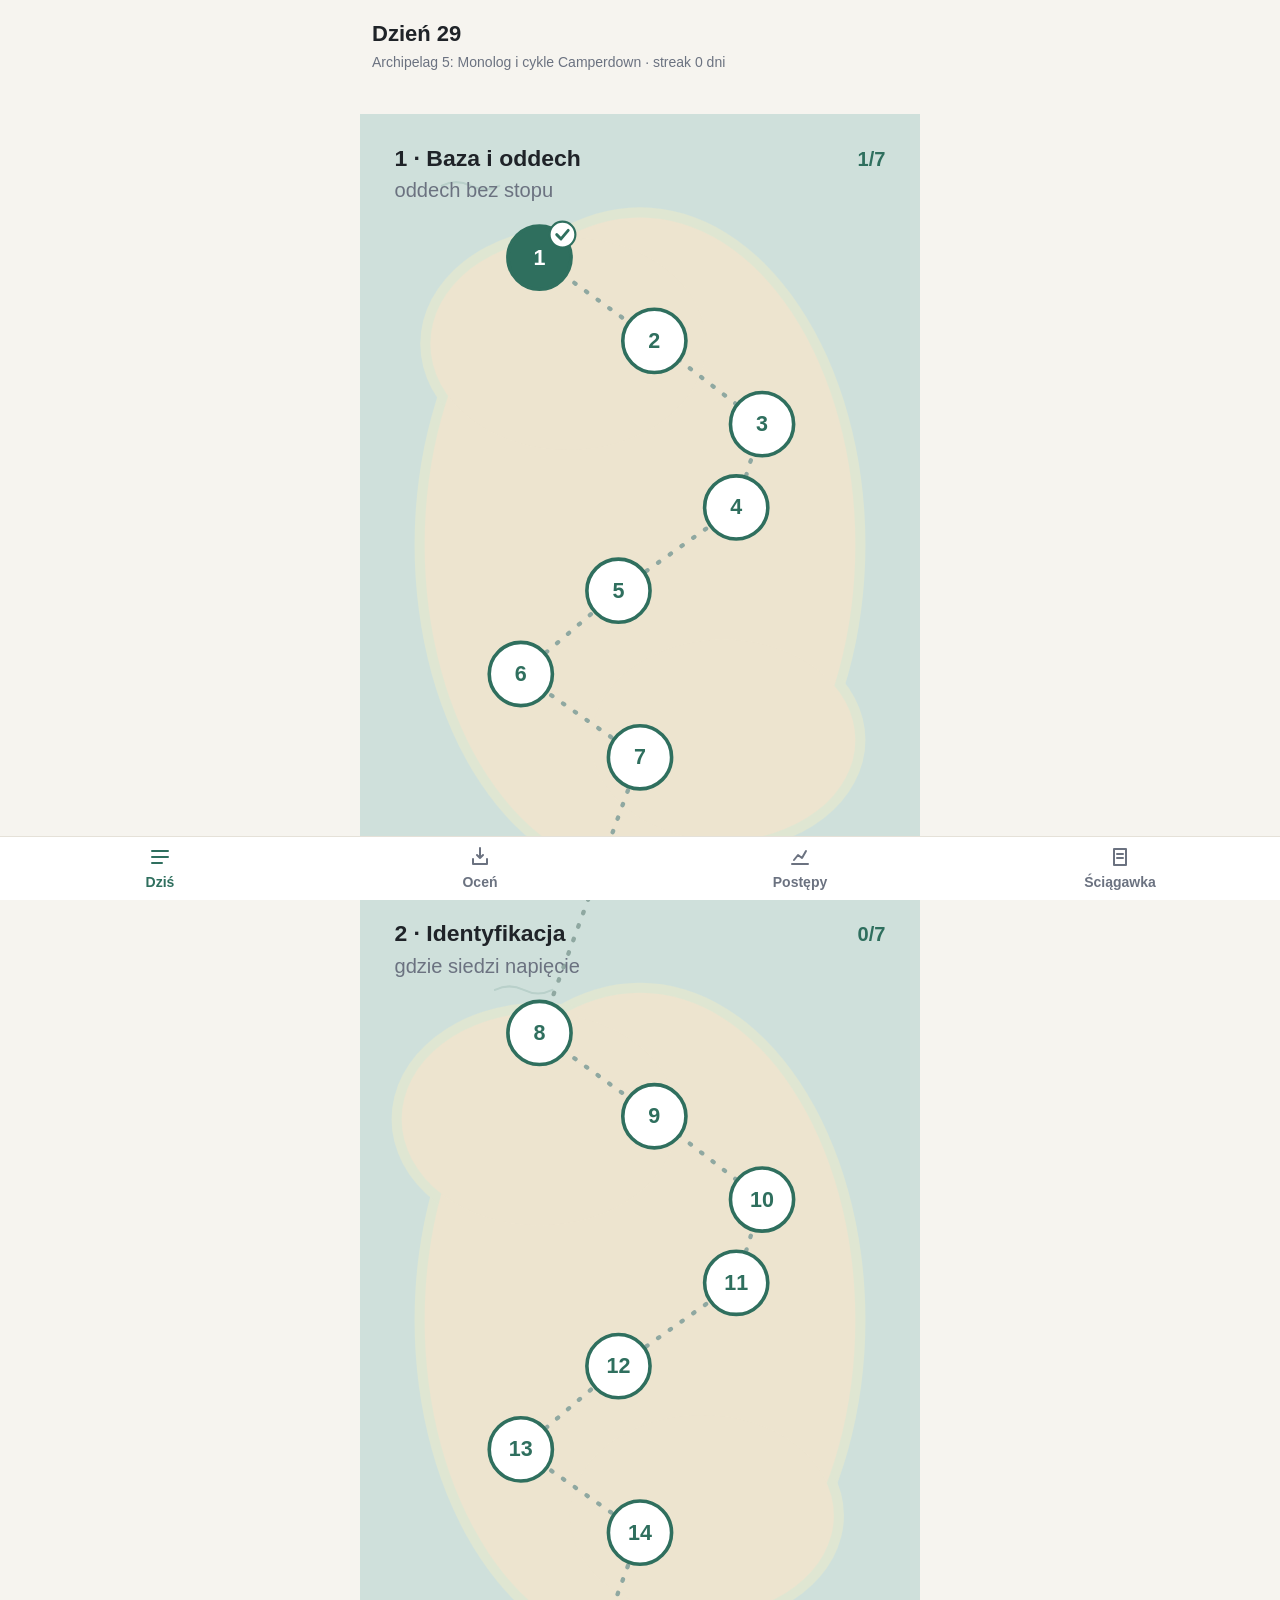
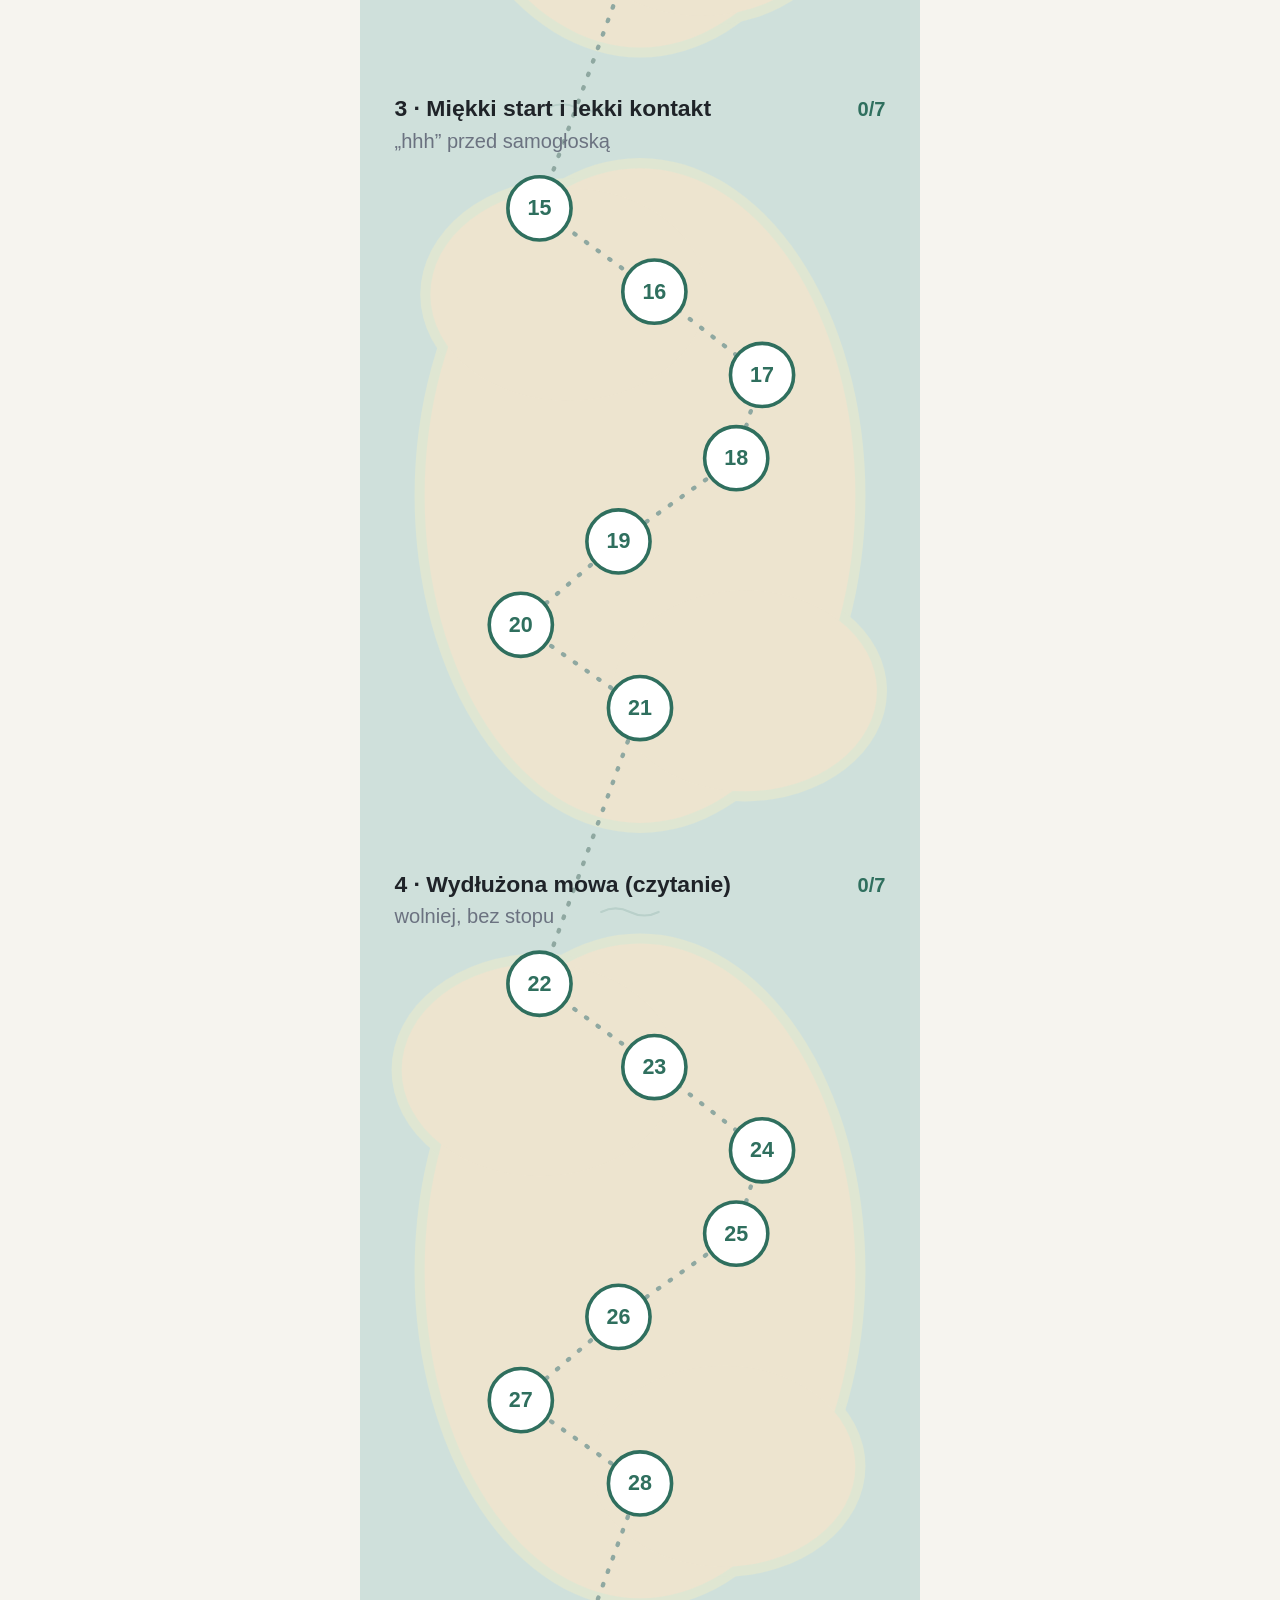
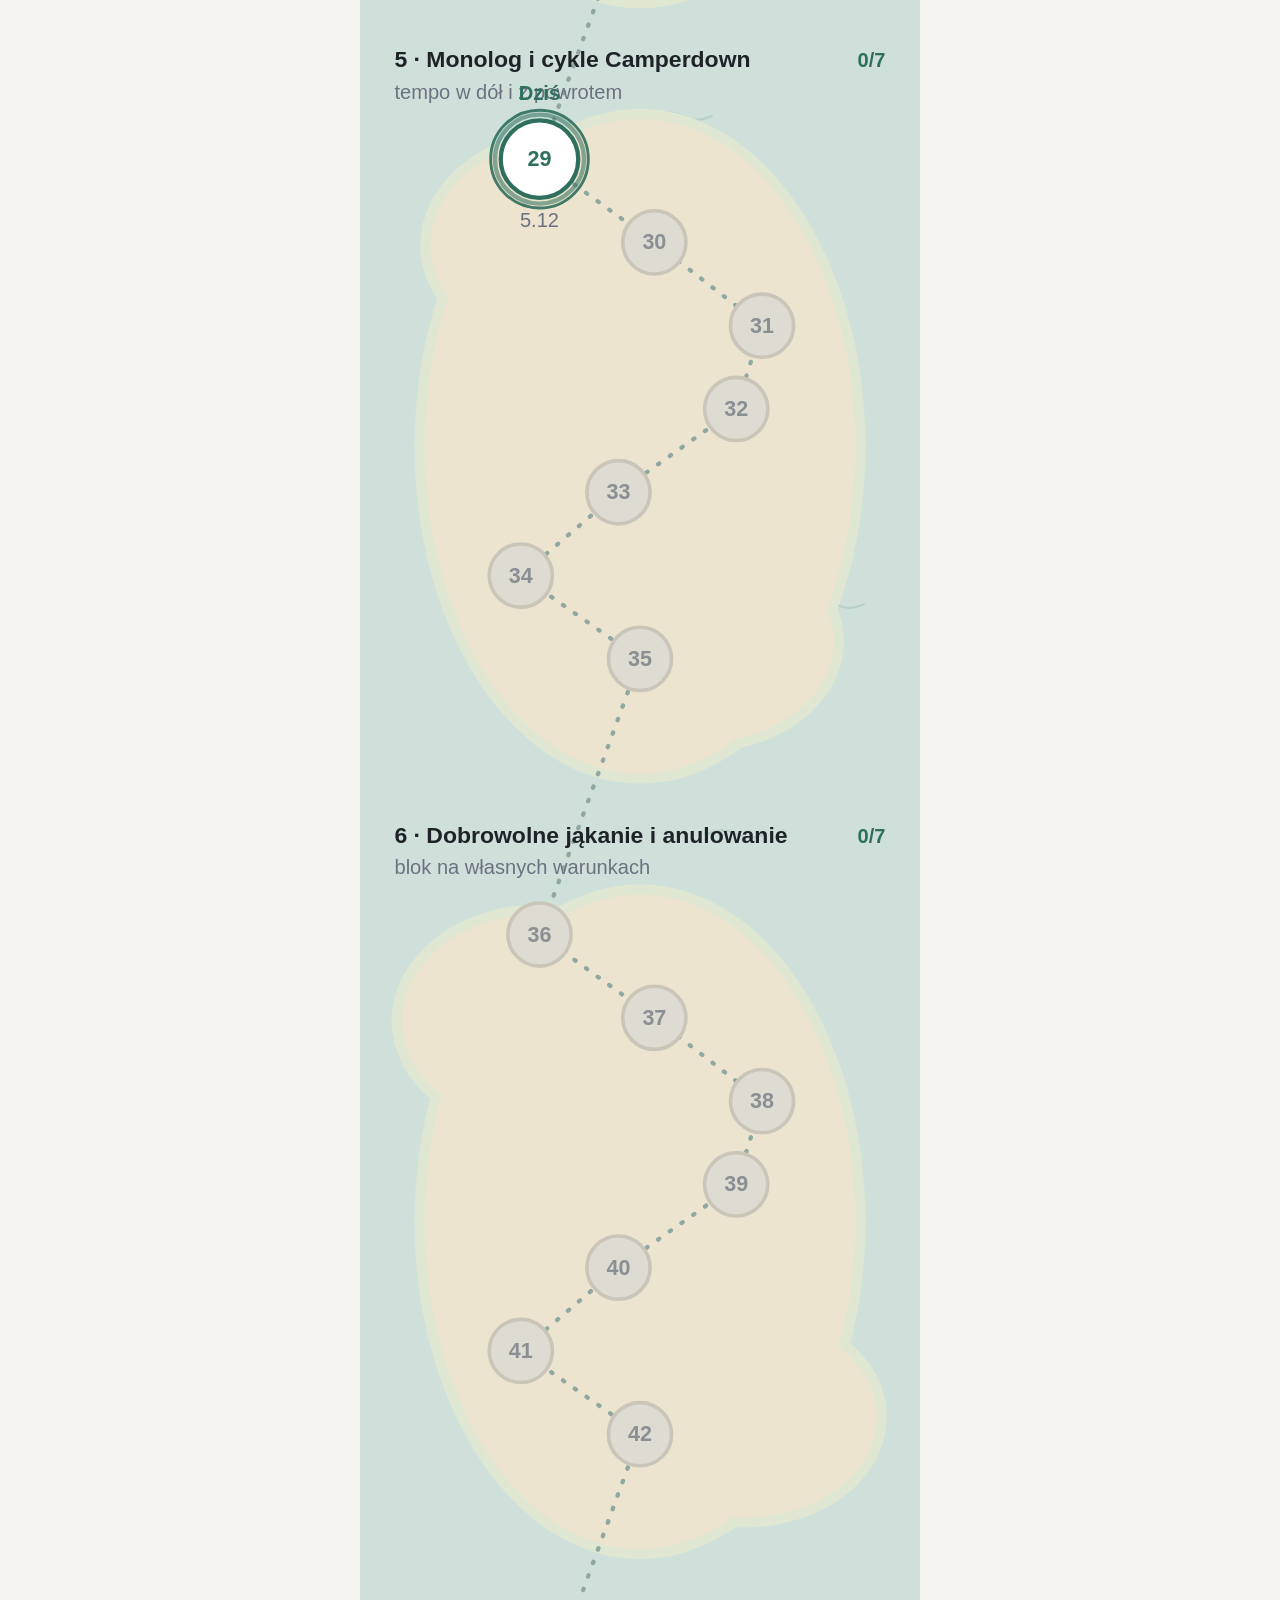
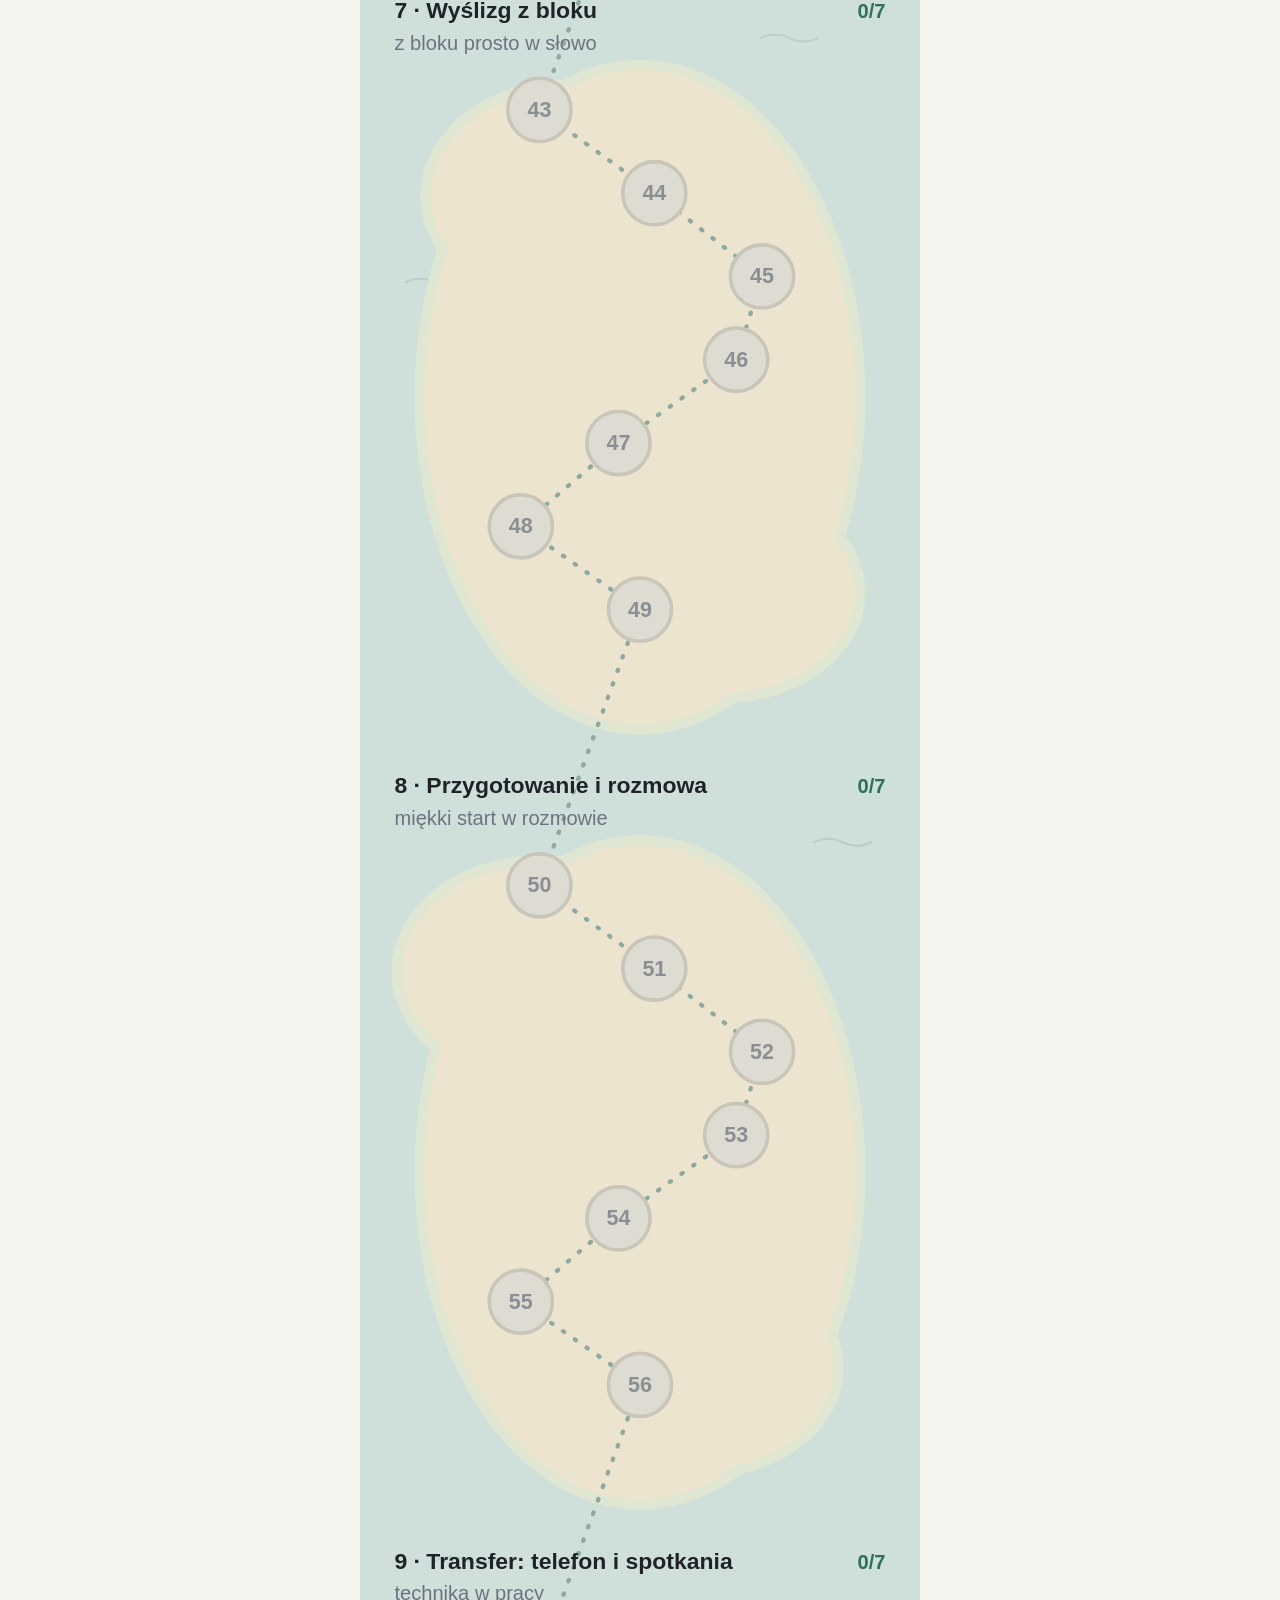
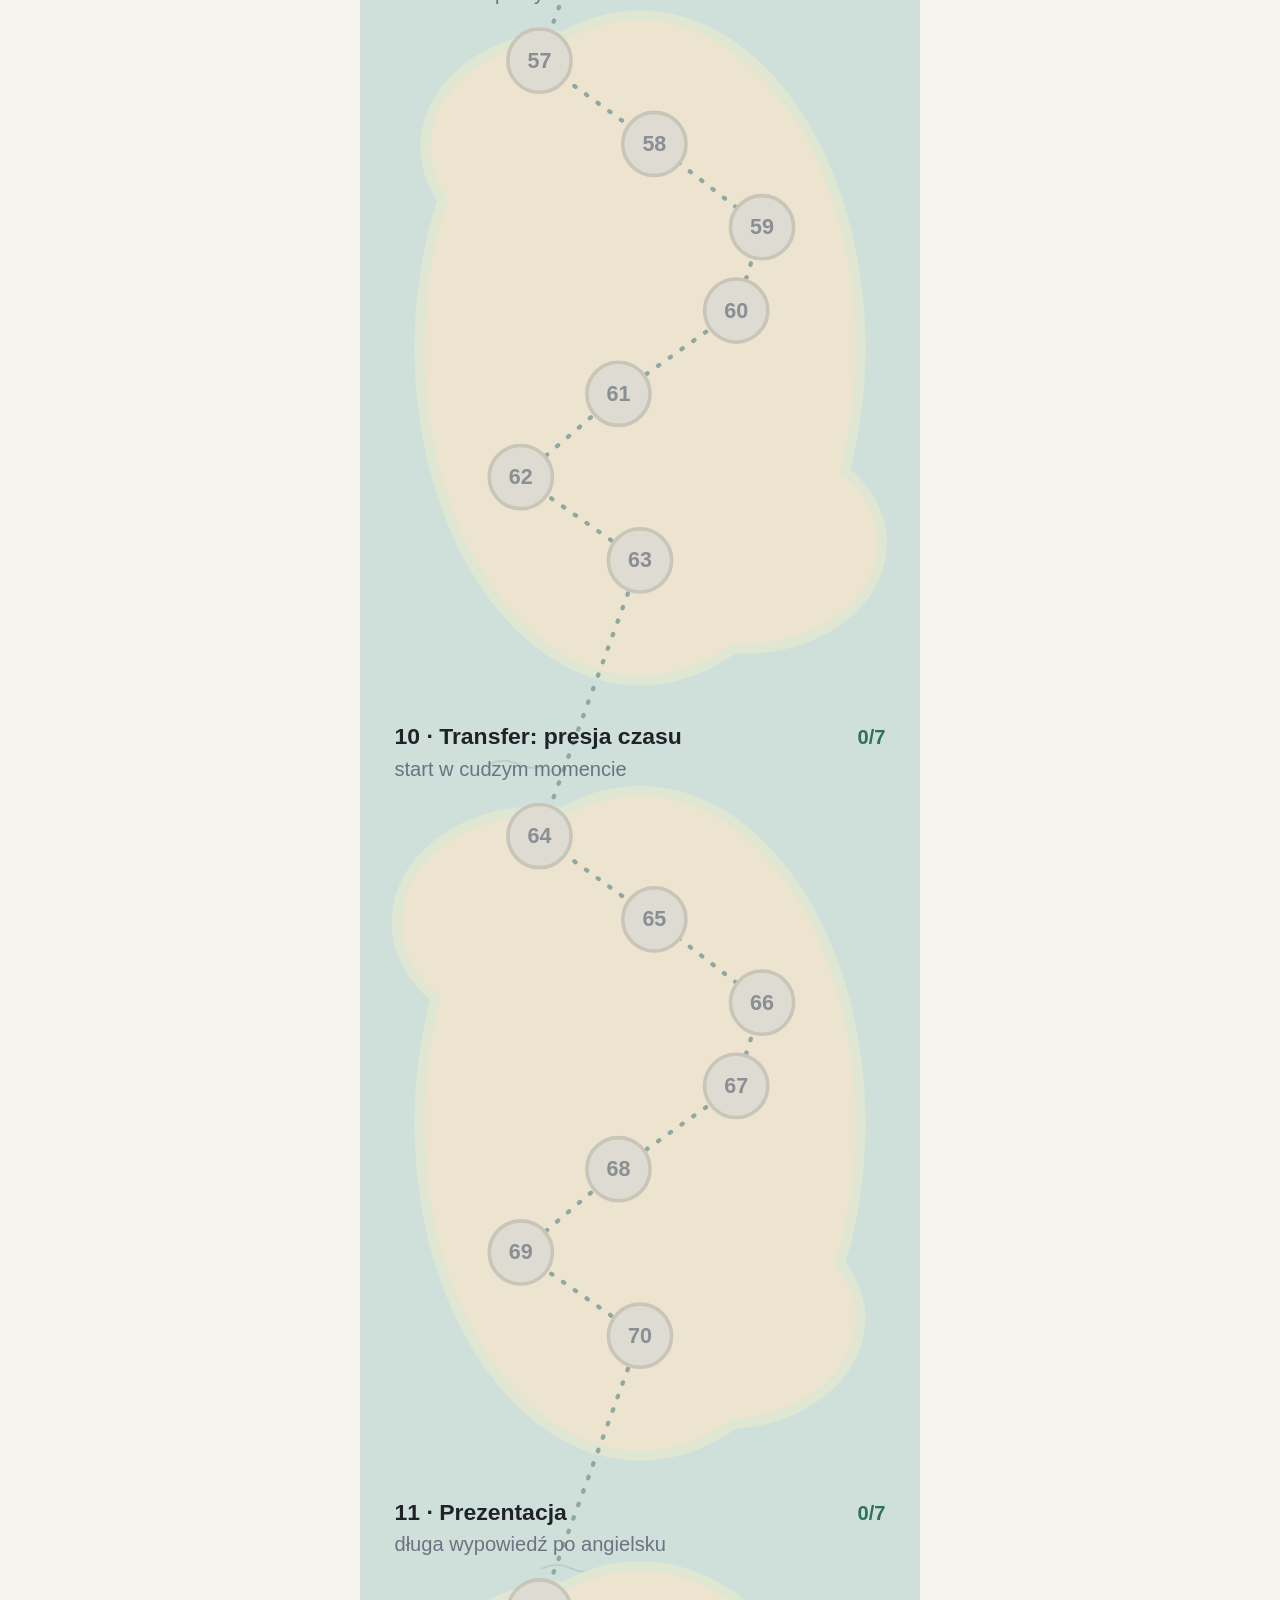
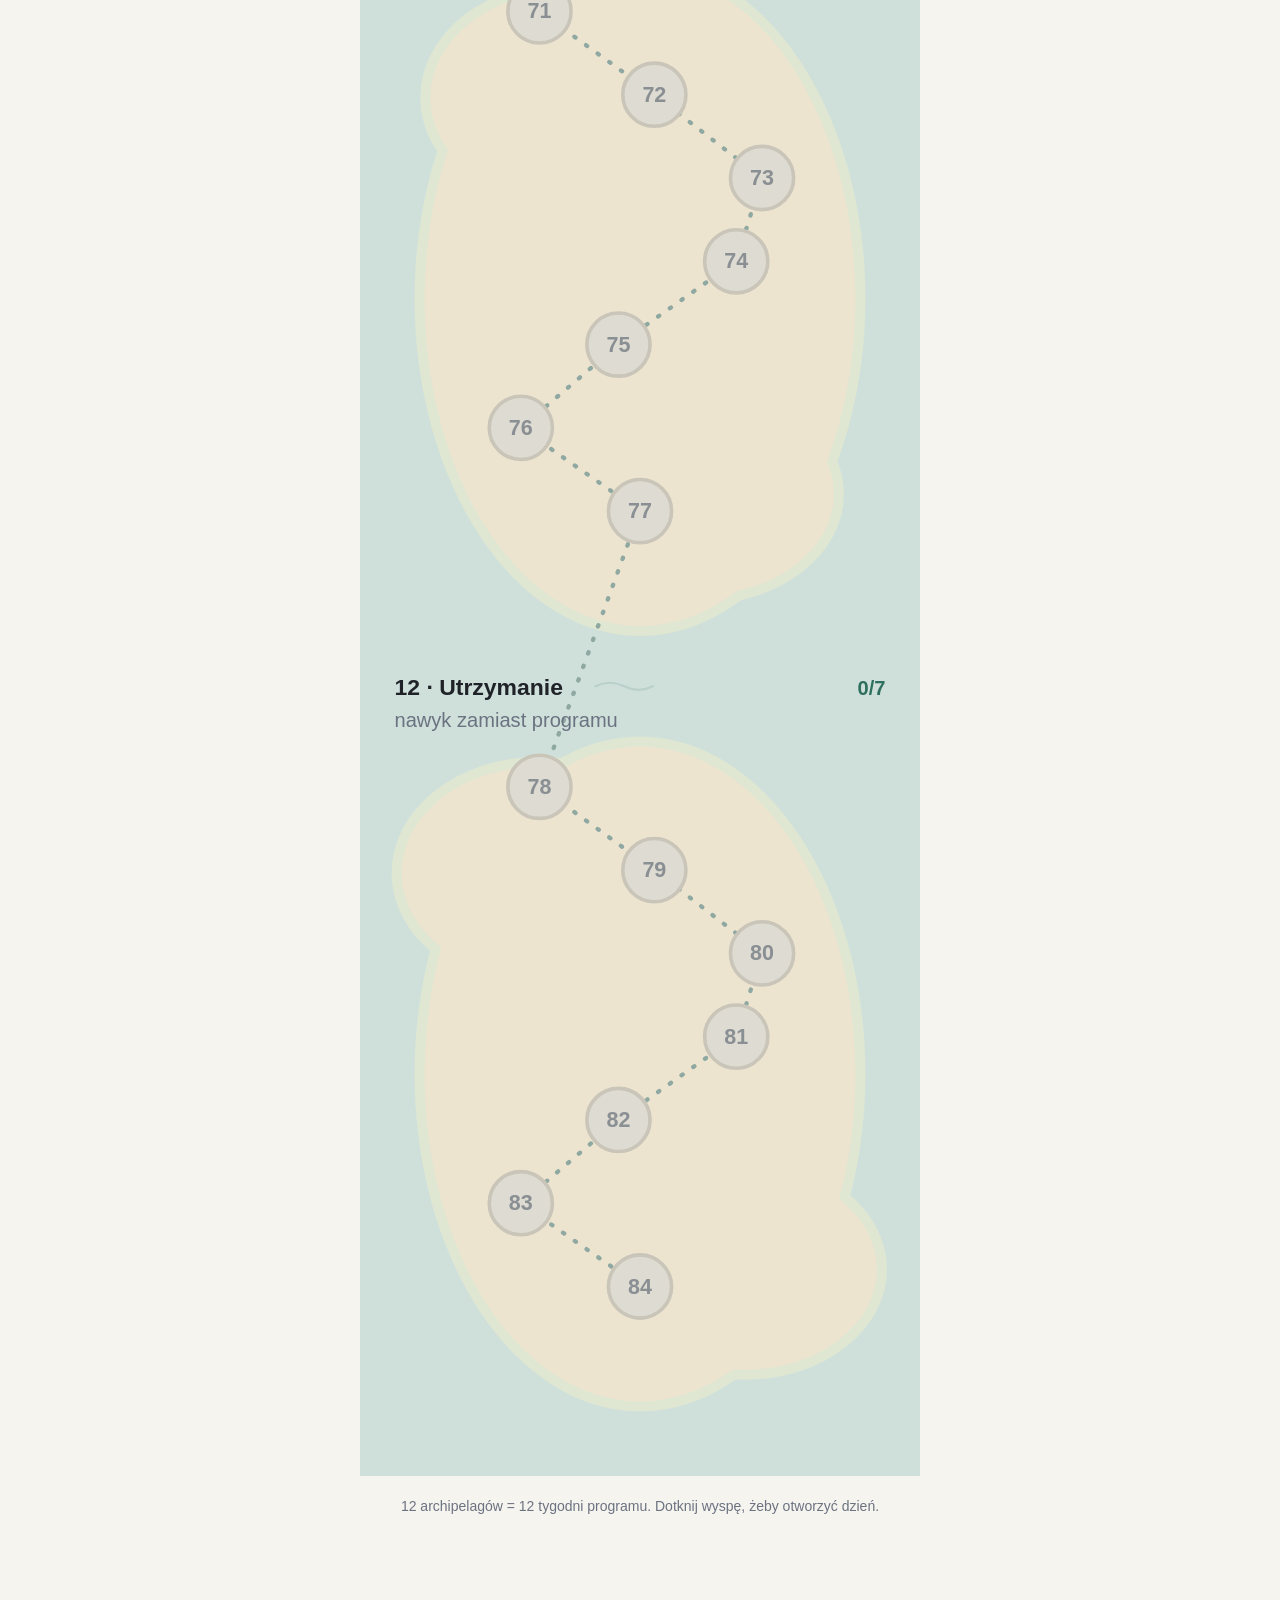
<file: app/index.html>
<!DOCTYPE html>
<html lang="pl">
<head>
<meta charset="utf-8">
<meta name="viewport" content="width=device-width, initial-scale=1, viewport-fit=cover, interactive-widget=resizes-content">
<title>Płynność – trening</title>
<link rel="stylesheet" href="styles.css?v=7">
</head>
<body>
<main>
  <section id="s-dzis" class="screen"></section>
  <section id="s-ocena" class="screen"></section>
  <section id="s-postepy" class="screen"></section>
  <section id="s-sciagawka" class="screen"></section>
</main>
<nav class="tabs" id="tabs"></nav>
<div class="toast" id="toast" role="status" aria-live="polite"></div>
<div class="sheet" id="sheet" role="dialog" aria-modal="false" aria-label="Zablokowany dzień"></div>

<script src="data.js?v=7"></script>
<script src="app.js?v=7"></script>
</body>
</html>
</file>
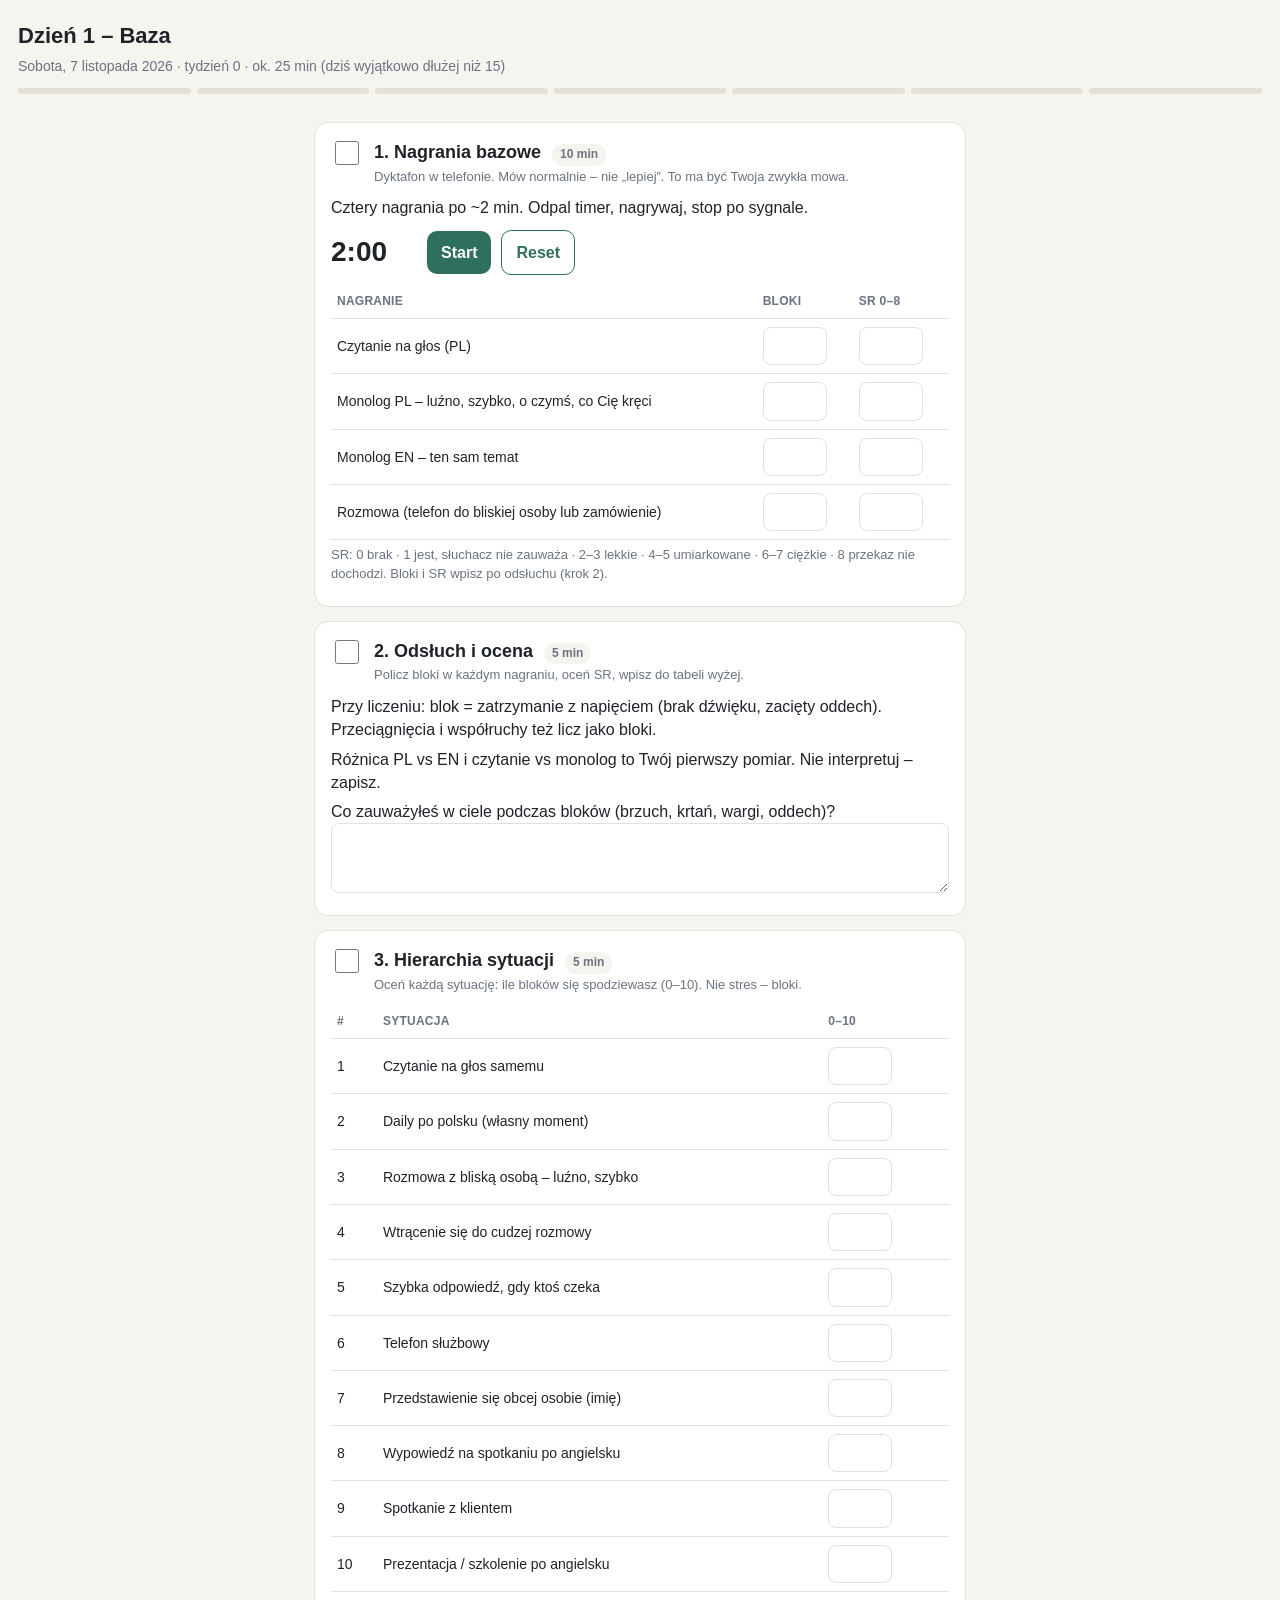
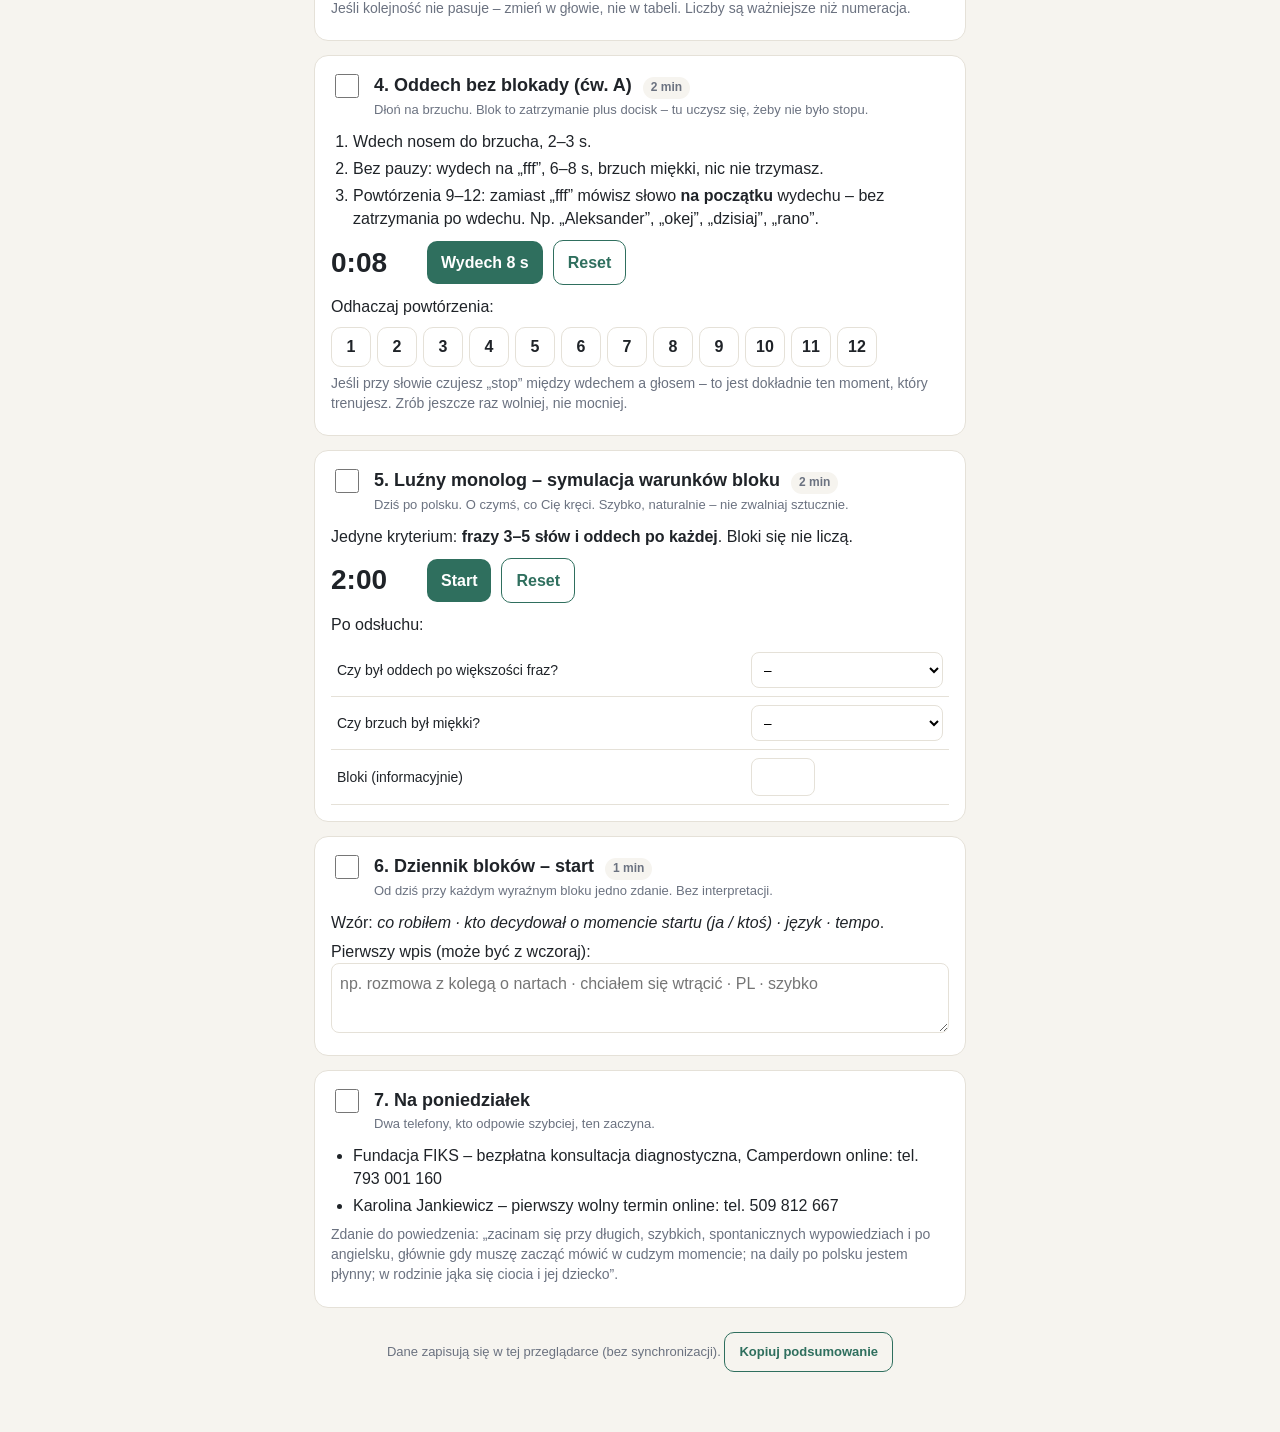
<file: 90 Archiwum/dzien-01.html>
<!DOCTYPE html>
<html lang="pl">
<head>
<meta charset="utf-8">
<meta name="viewport" content="width=device-width, initial-scale=1">
<title>Dzień 1 – Baza (sobota, 7 listopada)</title>
<style>
  :root {
    --bg: #f6f4ef; --card: #ffffff; --ink: #1f2328; --muted: #6b7280;
    --line: #e5e1d8; --accent: #2f6f5e; --accent-ink: #ffffff; --warn: #b4551d; --done: #d9efe5;
  }
  * { box-sizing: border-box; }
  body { margin: 0; font-family: -apple-system, "Segoe UI", Roboto, Helvetica, Arial, sans-serif; background: var(--bg); color: var(--ink); line-height: 1.45; font-size: 16px; }
  header { padding: 20px 18px 10px; }
  header h1 { margin: 0 0 4px; font-size: 22px; }
  header p { margin: 0; color: var(--muted); font-size: 14px; }
  main { padding: 0 14px 60px; max-width: 680px; margin: 0 auto; }
  .progress { display: flex; gap: 6px; margin: 12px 0 18px; }
  .progress span { flex: 1; height: 6px; border-radius: 3px; background: var(--line); }
  .progress span.on { background: var(--accent); }
  section.step { background: var(--card); border: 1px solid var(--line); border-radius: 14px; padding: 16px; margin-bottom: 14px; }
  section.step.done { background: var(--done); }
  .step-head { display: flex; align-items: flex-start; gap: 12px; }
  .step-head input[type=checkbox] { width: 24px; height: 24px; margin-top: 2px; accent-color: var(--accent); flex-shrink: 0; }
  .step-head h2 { margin: 0; font-size: 18px; }
  .step-head small { color: var(--muted); font-size: 13px; display: block; margin-top: 2px; }
  .body { margin-top: 10px; }
  .body p { margin: 6px 0; }
  .body ol, .body ul { margin: 6px 0; padding-left: 22px; }
  .body li { margin: 4px 0; }
  .note { font-size: 14px; color: var(--muted); }
  .warn { color: var(--warn); font-weight: 600; }
  .timer { display: flex; align-items: center; gap: 10px; margin: 10px 0; flex-wrap: wrap; }
  .timer .clock { font-variant-numeric: tabular-nums; font-size: 28px; font-weight: 700; min-width: 86px; }
  button { font: inherit; border: 0; border-radius: 10px; padding: 10px 14px; background: var(--accent); color: var(--accent-ink); font-weight: 600; cursor: pointer; }
  button.ghost { background: transparent; color: var(--accent); border: 1px solid var(--accent); }
  button:active { transform: translateY(1px); }
  table { width: 100%; border-collapse: collapse; margin-top: 8px; font-size: 14px; }
  th, td { border-bottom: 1px solid var(--line); padding: 8px 6px; text-align: left; vertical-align: middle; }
  th { color: var(--muted); font-weight: 600; font-size: 12px; text-transform: uppercase; letter-spacing: .02em; }
  input[type=number], input[type=text], textarea, select { font: inherit; width: 100%; padding: 8px; border: 1px solid var(--line); border-radius: 8px; background: #fff; }
  input[type=number] { width: 64px; text-align: center; }
  textarea { min-height: 70px; resize: vertical; }
  .rep { display: flex; gap: 6px; flex-wrap: wrap; margin-top: 8px; }
  .rep button { width: 40px; height: 40px; padding: 0; background: #fff; color: var(--ink); border: 1px solid var(--line); }
  .rep button.on { background: var(--accent); color: #fff; border-color: var(--accent); }
  .scale { font-size: 13px; color: var(--muted); margin-top: 6px; }
  .footer { text-align: center; color: var(--muted); font-size: 13px; margin-top: 24px; }
  .pill { display: inline-block; font-size: 12px; padding: 2px 8px; border-radius: 999px; background: var(--bg); color: var(--muted); margin-left: 6px; }
</style>
</head>
<body>
<header>
  <h1>Dzień 1 – Baza</h1>
  <p>Sobota, 7 listopada 2026 · tydzień 0 · ok. 25 min (dziś wyjątkowo dłużej niż 15)</p>
  <div class="progress" id="progress"></div>
</header>
<main>

<section class="step" data-step="1">
  <div class="step-head">
    <input type="checkbox" aria-label="Zrobione">
    <div><h2>1. Nagrania bazowe <span class="pill">10 min</span></h2><small>Dyktafon w telefonie. Mów normalnie – nie „lepiej”. To ma być Twoja zwykła mowa.</small></div>
  </div>
  <div class="body">
    <p>Cztery nagrania po ~2 min. Odpal timer, nagrywaj, stop po sygnale.</p>
    <div class="timer" data-seconds="120"><span class="clock">2:00</span><button class="start">Start</button><button class="ghost reset">Reset</button></div>
    <table>
      <thead><tr><th>Nagranie</th><th>Bloki</th><th>SR 0–8</th></tr></thead>
      <tbody>
        <tr><td>Czytanie na głos (PL)</td><td><input type="number" min="0" max="99" data-k="r1b"></td><td><input type="number" min="0" max="8" data-k="r1s"></td></tr>
        <tr><td>Monolog PL – luźno, szybko, o czymś, co Cię kręci</td><td><input type="number" min="0" max="99" data-k="r2b"></td><td><input type="number" min="0" max="8" data-k="r2s"></td></tr>
        <tr><td>Monolog EN – ten sam temat</td><td><input type="number" min="0" max="99" data-k="r3b"></td><td><input type="number" min="0" max="8" data-k="r3s"></td></tr>
        <tr><td>Rozmowa (telefon do bliskiej osoby lub zamówienie)</td><td><input type="number" min="0" max="99" data-k="r4b"></td><td><input type="number" min="0" max="8" data-k="r4s"></td></tr>
      </tbody>
    </table>
    <p class="scale">SR: 0 brak · 1 jest, słuchacz nie zauważa · 2–3 lekkie · 4–5 umiarkowane · 6–7 ciężkie · 8 przekaz nie dochodzi. Bloki i SR wpisz po odsłuchu (krok 2).</p>
  </div>
</section>

<section class="step" data-step="2">
  <div class="step-head">
    <input type="checkbox" aria-label="Zrobione">
    <div><h2>2. Odsłuch i ocena <span class="pill">5 min</span></h2><small>Policz bloki w każdym nagraniu, oceń SR, wpisz do tabeli wyżej.</small></div>
  </div>
  <div class="body">
    <p>Przy liczeniu: blok = zatrzymanie z napięciem (brak dźwięku, zacięty oddech). Przeciągnięcia i współruchy też licz jako bloki.</p>
    <p>Różnica PL vs EN i czytanie vs monolog to Twój pierwszy pomiar. Nie interpretuj – zapisz.</p>
    <label>Co zauważyłeś w ciele podczas bloków (brzuch, krtań, wargi, oddech)?<textarea data-k="body"></textarea></label>
  </div>
</section>

<section class="step" data-step="3">
  <div class="step-head">
    <input type="checkbox" aria-label="Zrobione">
    <div><h2>3. Hierarchia sytuacji <span class="pill">5 min</span></h2><small>Oceń każdą sytuację: ile bloków się spodziewasz (0–10). Nie stres – bloki.</small></div>
  </div>
  <div class="body">
    <table>
      <thead><tr><th>#</th><th>Sytuacja</th><th>0–10</th></tr></thead>
      <tbody>
        <tr><td>1</td><td>Czytanie na głos samemu</td><td><input type="number" min="0" max="10" data-k="h1"></td></tr>
        <tr><td>2</td><td>Daily po polsku (własny moment)</td><td><input type="number" min="0" max="10" data-k="h2"></td></tr>
        <tr><td>3</td><td>Rozmowa z bliską osobą – luźno, szybko</td><td><input type="number" min="0" max="10" data-k="h3"></td></tr>
        <tr><td>4</td><td>Wtrącenie się do cudzej rozmowy</td><td><input type="number" min="0" max="10" data-k="h4"></td></tr>
        <tr><td>5</td><td>Szybka odpowiedź, gdy ktoś czeka</td><td><input type="number" min="0" max="10" data-k="h5"></td></tr>
        <tr><td>6</td><td>Telefon służbowy</td><td><input type="number" min="0" max="10" data-k="h6"></td></tr>
        <tr><td>7</td><td>Przedstawienie się obcej osobie (imię)</td><td><input type="number" min="0" max="10" data-k="h7"></td></tr>
        <tr><td>8</td><td>Wypowiedź na spotkaniu po angielsku</td><td><input type="number" min="0" max="10" data-k="h8"></td></tr>
        <tr><td>9</td><td>Spotkanie z klientem</td><td><input type="number" min="0" max="10" data-k="h9"></td></tr>
        <tr><td>10</td><td>Prezentacja / szkolenie po angielsku</td><td><input type="number" min="0" max="10" data-k="h10"></td></tr>
      </tbody>
    </table>
    <p class="note">Jeśli kolejność nie pasuje – zmień w głowie, nie w tabeli. Liczby są ważniejsze niż numeracja.</p>
  </div>
</section>

<section class="step" data-step="4">
  <div class="step-head">
    <input type="checkbox" aria-label="Zrobione">
    <div><h2>4. Oddech bez blokady (ćw. A) <span class="pill">2 min</span></h2><small>Dłoń na brzuchu. Blok to zatrzymanie plus docisk – tu uczysz się, żeby nie było stopu.</small></div>
  </div>
  <div class="body">
    <ol>
      <li>Wdech nosem do brzucha, 2–3 s.</li>
      <li>Bez pauzy: wydech na „fff”, 6–8 s, brzuch miękki, nic nie trzymasz.</li>
      <li>Powtórzenia 9–12: zamiast „fff” mówisz słowo <strong>na początku</strong> wydechu – bez zatrzymania po wdechu. Np. „Aleksander”, „okej”, „dzisiaj”, „rano”.</li>
    </ol>
    <div class="timer" data-seconds="8"><span class="clock">0:08</span><button class="start">Wydech 8 s</button><button class="ghost reset">Reset</button></div>
    <p>Odhaczaj powtórzenia:</p>
    <div class="rep" data-k="reps" data-n="12"></div>
    <p class="note">Jeśli przy słowie czujesz „stop” między wdechem a głosem – to jest dokładnie ten moment, który trenujesz. Zrób jeszcze raz wolniej, nie mocniej.</p>
  </div>
</section>

<section class="step" data-step="5">
  <div class="step-head">
    <input type="checkbox" aria-label="Zrobione">
    <div><h2>5. Luźny monolog – symulacja warunków bloku <span class="pill">2 min</span></h2><small>Dziś po polsku. O czymś, co Cię kręci. Szybko, naturalnie – nie zwalniaj sztucznie.</small></div>
  </div>
  <div class="body">
    <p>Jedyne kryterium: <strong>frazy 3–5 słów i oddech po każdej</strong>. Bloki się nie liczą.</p>
    <div class="timer" data-seconds="120"><span class="clock">2:00</span><button class="start">Start</button><button class="ghost reset">Reset</button></div>
    <p>Po odsłuchu:</p>
    <table>
      <tbody>
        <tr><td>Czy był oddech po większości fraz?</td><td><select data-k="m1"><option value="">–</option><option>tak</option><option>częściowo</option><option>nie</option></select></td></tr>
        <tr><td>Czy brzuch był miękki?</td><td><select data-k="m2"><option value="">–</option><option>tak</option><option>częściowo</option><option>nie</option></select></td></tr>
        <tr><td>Bloki (informacyjnie)</td><td><input type="number" min="0" max="99" data-k="m3"></td></tr>
      </tbody>
    </table>
  </div>
</section>

<section class="step" data-step="6">
  <div class="step-head">
    <input type="checkbox" aria-label="Zrobione">
    <div><h2>6. Dziennik bloków – start <span class="pill">1 min</span></h2><small>Od dziś przy każdym wyraźnym bloku jedno zdanie. Bez interpretacji.</small></div>
  </div>
  <div class="body">
    <p>Wzór: <em>co robiłem · kto decydował o momencie startu (ja / ktoś) · język · tempo</em>.</p>
    <label>Pierwszy wpis (może być z wczoraj):<textarea data-k="diary" placeholder="np. rozmowa z kolegą o nartach · chciałem się wtrącić · PL · szybko"></textarea></label>
  </div>
</section>

<section class="step" data-step="7">
  <div class="step-head">
    <input type="checkbox" aria-label="Zrobione">
    <div><h2>7. Na poniedziałek</h2><small>Dwa telefony, kto odpowie szybciej, ten zaczyna.</small></div>
  </div>
  <div class="body">
    <ul>
      <li>Fundacja FIKS – bezpłatna konsultacja diagnostyczna, Camperdown online: tel. 793 001 160</li>
      <li>Karolina Jankiewicz – pierwszy wolny termin online: tel. 509 812 667</li>
    </ul>
    <p class="note">Zdanie do powiedzenia: „zacinam się przy długich, szybkich, spontanicznych wypowiedziach i po angielsku, głównie gdy muszę zacząć mówić w cudzym momencie; na daily po polsku jestem płynny; w rodzinie jąka się ciocia i jej dziecko”.</p>
  </div>
</section>

<div class="footer">Dane zapisują się w tej przeglądarce (bez synchronizacji). <button class="ghost" id="copy">Kopiuj podsumowanie</button> <span id="copied"></span></div>

</main>
<script>
(function(){
  var KEY = 'plynnosc-dzien-01';
  var state = {};
  try { state = JSON.parse(localStorage.getItem(KEY) || '{}') || {}; } catch(e) { state = {}; }
  function save(){ try { localStorage.setItem(KEY, JSON.stringify(state)); } catch(e){} }

  // steps + progress
  var steps = Array.prototype.slice.call(document.querySelectorAll('section.step'));
  var progress = document.getElementById('progress');
  steps.forEach(function(s){ var sp = document.createElement('span'); progress.appendChild(sp); });
  function renderProgress(){
    steps.forEach(function(s, i){
      var on = !!state['done' + s.dataset.step];
      s.classList.toggle('done', on);
      s.querySelector('.step-head input').checked = on;
      progress.children[i].classList.toggle('on', on);
    });
  }
  steps.forEach(function(s){
    s.querySelector('.step-head input').addEventListener('change', function(e){
      state['done' + s.dataset.step] = e.target.checked; save(); renderProgress();
    });
  });
  renderProgress();

  // fields
  Array.prototype.forEach.call(document.querySelectorAll('[data-k]'), function(el){
    if (el.classList.contains('rep')) return;
    var k = el.dataset.k;
    if (state[k] !== undefined) el.value = state[k];
    el.addEventListener('input', function(){ state[k] = el.value; save(); });
    el.addEventListener('change', function(){ state[k] = el.value; save(); });
  });

  // reps
  var rep = document.querySelector('.rep');
  if (rep) {
    var n = parseInt(rep.dataset.n, 10);
    state.reps = state.reps || [];
    for (var i = 0; i < n; i++) (function(i){
      var b = document.createElement('button'); b.type = 'button'; b.textContent = i + 1;
      if (state.reps[i]) b.classList.add('on');
      b.addEventListener('click', function(){ state.reps[i] = !state.reps[i]; b.classList.toggle('on', !!state.reps[i]); save(); });
      rep.appendChild(b);
    })(i);
  }

  // timers
  function fmt(s){ var m = Math.floor(s/60), r = s%60; return m + ':' + (r<10?'0':'') + r; }
  function beep(){
    try {
      var ctx = new (window.AudioContext || window.webkitAudioContext)();
      var o = ctx.createOscillator(), g = ctx.createGain();
      o.connect(g); g.connect(ctx.destination); o.frequency.value = 880; g.gain.value = 0.2;
      o.start(); setTimeout(function(){ o.stop(); ctx.close(); }, 350);
    } catch(e){}
    try { if (navigator.vibrate) navigator.vibrate(300); } catch(e){}
  }
  Array.prototype.forEach.call(document.querySelectorAll('.timer'), function(t){
    var total = parseInt(t.dataset.seconds, 10), left = total, iv = null;
    var clock = t.querySelector('.clock'), start = t.querySelector('.start'), reset = t.querySelector('.reset');
    var label = start.textContent;
    function draw(){ clock.textContent = fmt(left); }
    start.addEventListener('click', function(){
      if (iv) { clearInterval(iv); iv = null; start.textContent = label; return; }
      if (left <= 0) left = total;
      start.textContent = 'Pauza';
      iv = setInterval(function(){
        left--; draw();
        if (left <= 0) { clearInterval(iv); iv = null; start.textContent = label; beep(); }
      }, 1000);
    });
    reset.addEventListener('click', function(){ if (iv) clearInterval(iv); iv = null; left = total; draw(); start.textContent = label; });
    draw();
  });

  // copy summary
  document.getElementById('copy').addEventListener('click', function(){
    var lines = ['Dzień 1 – baza (2026-11-07)'];
    var names = {r1:'Czytanie PL', r2:'Monolog PL', r3:'Monolog EN', r4:'Rozmowa'};
    Object.keys(names).forEach(function(k){ lines.push(names[k] + ': bloki ' + (state[k+'b']||'–') + ', SR ' + (state[k+'s']||'–')); });
    var h = []; for (var i=1;i<=10;i++) h.push(i + '=' + (state['h'+i]||'–'));
    lines.push('Hierarchia: ' + h.join(' '));
    lines.push('Oddech: ' + ((state.reps||[]).filter(Boolean).length) + '/12');
    lines.push('Monolog: oddech po frazach ' + (state.m1||'–') + ', brzuch ' + (state.m2||'–') + ', bloki ' + (state.m3||'–'));
    if (state.body) lines.push('Ciało: ' + state.body);
    if (state.diary) lines.push('Dziennik: ' + state.diary);
    var txt = lines.join('\n');
    var out = document.getElementById('copied');
    try {
      navigator.clipboard.writeText(txt).then(function(){ out.textContent = 'Skopiowane.'; }, function(){ fallback(); });
    } catch(e) { fallback(); }
    function fallback(){
      var ta = document.createElement('textarea'); ta.value = txt; ta.style.width='100%'; ta.rows = 8;
      out.textContent = ''; out.appendChild(ta); ta.select();
    }
  });
})();
</script>
</body>
</html>
</file>
<file: app/styles.css>
:root {
  --bg: #f6f4ef; --card: #ffffff; --ink: #1f2328; --muted: #6b7280;
  --line: #e5e1d8; --accent: #2f6f5e; --accent-soft: #e3efea; --accent-ink: #ffffff;
  --warn: #b4551d; --done: #d9efe5; --soft: #f1efe8;
  --tab-h: 64px;
}
* { box-sizing: border-box; -webkit-tap-highlight-color: transparent; }
html, body { margin: 0; }
body {
  font-family: -apple-system, "Segoe UI", Roboto, Helvetica, Arial, sans-serif;
  background: var(--bg); color: var(--ink); line-height: 1.45; font-size: 16px;
  padding-bottom: calc(var(--tab-h) + 32px + env(safe-area-inset-bottom, 0px));
}
main { padding: 0 12px 24px; max-width: 560px; margin: 0 auto; }
.screen { display: none; }
.screen.on { display: block; }
:focus-visible { outline: 3px solid #7fb3a3; outline-offset: 2px; }
header.top { padding: 18px 0 8px; }
header.top h1 { margin: 0; font-size: 22px; }
header.top p { margin: 2px 0 0; color: var(--muted); font-size: 14px; }
.daynav { display: flex; align-items: center; justify-content: space-between; gap: 8px; }
.daynav .arrow { width: 44px; height: 44px; padding: 0; background: var(--card); color: var(--ink); border: 1px solid var(--line); font-size: 22px; }
.daynav .arrow:disabled { opacity: .35; }
.daynav .mid { flex: 1; text-align: center; }
.daynav .mid h1 { font-size: 20px; }

.progress { display: flex; gap: 6px; margin: 12px 0 6px; }
.progress span { flex: 1; height: 8px; border-radius: 4px; background: var(--line); transition: background .3s; }
.progress span.on { background: var(--accent); }
.next { display: flex; align-items: center; justify-content: space-between; gap: 10px; margin: 6px 0 14px; font-size: 15px; color: var(--muted); }
.next strong { color: var(--ink); }

.card { background: var(--card); border: 1px solid var(--line); border-radius: 14px; padding: 14px; margin-bottom: 12px; }
.card.done { background: var(--done); border-color: #c5e3d4; }
.card.current { border-color: var(--accent); box-shadow: 0 0 0 2px var(--accent-soft); }
.card h2 { margin: 0; font-size: 18px; }
.card h3 { margin: 14px 0 6px; font-size: 15px; color: var(--muted); font-weight: 600; text-transform: uppercase; letter-spacing: .03em; }
.card p { margin: 6px 0; }
.chead { display: flex; align-items: center; gap: 10px; cursor: pointer; min-height: 44px; border-radius: 8px; }
.chead .mark { width: 28px; height: 28px; border-radius: 50%; border: 2px solid var(--line); flex-shrink: 0; display: flex; align-items: center; justify-content: center; font-size: 15px; font-weight: 700; color: var(--accent); background: #fff; }
.card.done .chead .mark { background: var(--accent); border-color: var(--accent); color: #fff; }
.card.current .chead .mark { border-color: var(--accent); }
.chead .t { flex: 1; min-width: 0; }
.chead small { display: block; color: var(--muted); font-size: 14px; margin-top: 1px; }
.chead .act { flex-shrink: 0; min-height: 44px; padding: 8px 12px; font-size: 15px; }
.cbody { margin-top: 10px; }
.card.collapsed .cbody { display: none; }
.brief { margin: 0 0 10px; padding: 0; list-style: none; font-size: 15px; color: #2b3036; }
.brief li { padding: 3px 0; }
.brief b { color: var(--accent); font-weight: 600; }
.brief li.no b { color: var(--warn); }
.ins { background: var(--soft); border-radius: 12px; padding: 4px 12px; margin: 10px 0 0; }
.ins .ln { padding: 8px 0; border-bottom: 1px solid var(--line); font-size: 15px; color: #2b3036; }
.ins .ln b { display: block; font-size: 14px; text-transform: uppercase; letter-spacing: .04em; color: var(--accent); margin-bottom: 2px; }
.ins .ln.no b { color: var(--warn); }
.ins details { padding: 2px 0 6px; font-size: 15px; }
.ins summary { cursor: pointer; color: var(--muted); font-size: 14px; font-weight: 600; min-height: 44px; display: flex; align-items: center; list-style: none; }
.ins summary::-webkit-details-marker { display: none; }
.ins summary::before { content: '+'; display: inline-block; width: 18px; font-size: 18px; color: var(--accent); }
.ins details[open] summary::before { content: '–'; }
.ins details p { margin: 4px 0 6px; color: #2b3036; }
.instoggle { width: 100%; margin-top: 10px; background: transparent; color: var(--accent); border: 1px dashed var(--accent); font-weight: 600; }
.note { font-size: 14px; color: var(--muted); }
.enc { background: var(--accent-soft); border-radius: 10px; padding: 10px 12px; margin: 8px 0 0; font-size: 15px; }
.enc strong { color: var(--accent); }
.saved { font-size: 14px; color: var(--accent); min-height: 20px; margin-top: 4px; }

button { font: inherit; border: 0; border-radius: 12px; padding: 12px 16px; min-height: 44px; min-width: 44px; background: var(--accent); color: var(--accent-ink); font-weight: 600; cursor: pointer; }
button.ghost { background: transparent; color: var(--accent); border: 1px solid var(--accent); }
button.plain { background: var(--soft); color: var(--ink); }
button.big { width: 100%; font-size: 18px; min-height: 56px; }
button:active { transform: translateY(1px); }
button:disabled { opacity: .5; cursor: default; }
.row { display: flex; gap: 8px; flex-wrap: wrap; align-items: center; margin-top: 10px; }
.row > button { flex: 1; }
.row > button.ghost, .row > button.plain { flex: 0 0 auto; }

/* Timer */
.timer { text-align: center; padding: 6px 0 4px; }
.timer .cue { font-size: 34px; font-weight: 700; min-height: 44px; line-height: 1.2; word-break: break-word; }
.timer .cue.small { font-size: 22px; color: var(--muted); font-weight: 600; }
.timer .sub { color: var(--muted); font-size: 15px; min-height: 44px; } /* 2 linie: podpowiedź 1- albo 2-liniowa nie przesuwa kart pod spodem */
.timer .clock { font-variant-numeric: tabular-nums; font-size: 48px; font-weight: 700; margin: 4px 0; line-height: 1.1; }
.timer .reps { font-size: 15px; color: var(--muted); margin-bottom: 8px; }
.timer .reps b { color: var(--ink); font-size: 17px; }
.timer .bar { height: 6px; background: var(--line); border-radius: 3px; margin: 8px 0 12px; overflow: hidden; }
.timer .bar i { display: block; height: 100%; background: var(--accent); width: 0; transition: width .25s linear; }
.timer.gap .clock { color: var(--muted); }
.timer .words { font-size: 15px; color: var(--ink); margin: 0 0 10px; line-height: 1.35; }
.timer .words b { color: var(--muted); font-weight: 600; }
.bgroup { margin-top: 2px; }
.topic .langnote { flex: 1; margin: 0; }
.bgroup .srlabel { margin-top: 10px; }

/* SR picker: 9 chips in a 5+4 grid, each >= 44x44 */
.sr { margin-top: 6px; }
.sr .chips { display: grid; grid-template-columns: repeat(5, 1fr); gap: 6px; }
.sr .chip { min-height: 46px; min-width: 44px; padding: 0; border-radius: 10px; font-size: 17px; font-weight: 700; background: #fff; border: 2px solid var(--c); color: var(--c); }
.sr .chip.on { background: var(--c); color: #fff; }
.sr .meaning { font-size: 14px; color: var(--muted); margin-top: 6px; min-height: 20px; }
.sr .meaning b { color: var(--ink); }
.srlabel { font-size: 15px; font-weight: 600; margin-top: 12px; }
.srkey { display: grid; grid-template-columns: 1fr 1fr; gap: 4px 10px; margin-top: 8px; padding: 8px 10px; background: var(--soft); border-radius: 10px; font-size: 14px; color: var(--muted); }
.srkey span { display: flex; align-items: center; gap: 6px; line-height: 1.25; }
.srkey i { flex-shrink: 0; width: 10px; height: 10px; border-radius: 3px; background: var(--c); }
.srkey b { color: var(--ink); font-variant-numeric: tabular-nums; min-width: 24px; white-space: nowrap; flex-shrink: 0; } /* „4–5” nie łamie się */
.srkey span.on { color: var(--ink); font-weight: 600; }

/* Start na sygnał */
.signal .cue { font-size: 26px; min-height: 94px; } /* do 3 linii pytania (v5: dłuższe pytania także na 360–390 px): karty pod spodem nie drgają */
.signal.wait .cue { color: var(--muted); font-size: 22px; }

/* Choice chips */
.chips3 { display: flex; gap: 8px; margin-top: 6px; }
.chips3 button { flex: 1; background: #fff; color: var(--ink); border: 1.5px solid var(--line); font-weight: 600; }
.chips3 button.on { background: var(--accent); color: #fff; border-color: var(--accent); }
@media (max-width: 389px) { .chips3 { gap: 6px; } .chips3 button { min-width: 0; padding: 12px 4px; font-size: 15px; } } /* węższe niż 390 px (320–375): „częściowo” mieści się obok „tak” i „nie” */
.tags { display: flex; gap: 6px; flex-wrap: wrap; margin: 8px 0; }
.tags button { min-height: 44px; padding: 8px 12px; background: #fff; color: var(--ink); border: 1.5px solid var(--line); font-weight: 500; font-size: 15px; }

/* Topic card */
.topic { background: var(--soft); border-radius: 12px; padding: 12px; margin: 0 0 8px; }
.topic .tag { font-size: 14px; color: var(--muted); text-transform: uppercase; letter-spacing: .04em; }
.topic .q { font-size: 19px; font-weight: 600; margin: 4px 0 8px; line-height: 1.35; }
.topic .ctl { display: flex; gap: 8px; align-items: center; }
.topic .ctl .ghost { flex: 1; }
.seg { display: flex; border: 1.5px solid var(--accent); border-radius: 12px; overflow: hidden; }
.seg button { min-width: 56px; border-radius: 0; background: #fff; color: var(--accent); padding: 10px 14px; }
.seg button.on { background: var(--accent); color: #fff; }

/* Tally */
.tally { display: grid; grid-template-columns: 1fr 1fr; gap: 8px; margin-top: 8px; }
.tally button { min-height: 60px; background: #fff; color: var(--ink); border: 1.5px solid var(--line); font-size: 17px; display: flex; flex-direction: column; align-items: center; justify-content: center; gap: 2px; }
.tally button b { font-size: 22px; color: var(--accent); }

/* Forms */
input[type=text], textarea, select { font: inherit; width: 100%; padding: 11px 12px; border: 1px solid var(--line); border-radius: 10px; background: #fff; min-height: 44px; color: var(--ink); }
textarea { min-height: 90px; resize: vertical; }
label.f { display: block; font-size: 14px; color: var(--muted); margin-top: 10px; }
label.f > * { margin-top: 4px; }
.grid2 { display: grid; grid-template-columns: 1fr 1fr; gap: 10px; }

table { width: 100%; border-collapse: collapse; margin-top: 8px; font-size: 15px; }
th, td { border-bottom: 1px solid var(--line); padding: 8px 6px; text-align: left; vertical-align: middle; }
th { color: var(--muted); font-weight: 600; font-size: 14px; text-transform: uppercase; letter-spacing: .02em; }
td.n, th.n { text-align: right; font-variant-numeric: tabular-nums; }

.metrics { display: grid; grid-template-columns: repeat(5, 1fr); gap: 6px; margin-top: 10px; }
.metrics div { background: var(--soft); border-radius: 10px; padding: 8px 4px; text-align: center; }
.metrics b { display: block; font-size: 20px; }
.metrics span { font-size: 14px; color: var(--muted); }
.result { margin-top: 12px; font-size: 15px; white-space: pre-wrap; }
.result.md { white-space: normal; }
.result h4 { margin: 12px 0 4px; font-size: 16px; color: var(--accent); }
.result h4:first-child { margin-top: 0; }
.result table { font-size: 14px; }
.result th { background: var(--soft); color: var(--ink); font-weight: 700; text-transform: none; letter-spacing: 0; }
.result ul { margin: 4px 0; padding-left: 20px; }
.status { font-size: 14px; color: var(--muted); margin-top: 8px; min-height: 20px; }
.status.err { color: var(--warn); }
.fallback { margin-top: 8px; }
.fallback textarea { font-size: 14px; min-height: 120px; }

.stat { display: flex; gap: 10px; }
.stat div { flex: 1; background: var(--card); border: 1px solid var(--line); border-radius: 14px; padding: 12px; text-align: center; }
.stat b { display: block; font-size: 28px; line-height: 1.1; }
.stat span { font-size: 14px; color: var(--muted); }
svg.chart { width: 100%; height: auto; display: block; margin-top: 8px; }
.legend { display: flex; gap: 14px; font-size: 14px; color: var(--muted); margin-top: 4px; }
.legend i { display: inline-block; width: 12px; height: 12px; border-radius: 3px; margin-right: 4px; vertical-align: -1px; }
.hitem { padding: 10px 0; border-bottom: 1px solid var(--line); }
.hitem:last-child { border-bottom: 0; }
.hitem .hn { font-size: 15px; font-weight: 600; margin-bottom: 2px; }
.alist .item { padding: 10px 0; border-bottom: 1px solid var(--line); font-size: 15px; }
.alist .item:last-child { border-bottom: 0; }
.alist .meta { color: var(--muted); font-size: 14px; }
.alist details summary { cursor: pointer; color: var(--accent); font-size: 15px; min-height: 44px; display: flex; align-items: center; }

/* Cheat sheet */
ol.steps { margin: 6px 0 0; padding-left: 0; list-style: none; counter-reset: s; }
ol.steps li { position: relative; padding: 8px 0 8px 40px; border-bottom: 1px solid var(--line); counter-increment: s; }
ol.steps li:last-child { border-bottom: 0; }
ol.steps li::before { content: counter(s); position: absolute; left: 0; top: 7px; width: 28px; height: 28px; border-radius: 50%; background: var(--accent); color: #fff; font-weight: 700; display: flex; align-items: center; justify-content: center; font-size: 14px; }
ul.rules { margin: 6px 0 0; padding-left: 20px; }
ul.rules li { margin: 6px 0; }
.contact { display: flex; justify-content: space-between; align-items: center; padding: 6px 0; border-bottom: 1px solid var(--line); gap: 10px; }
.contact:last-child { border-bottom: 0; }
.contact a { color: var(--accent); font-weight: 700; text-decoration: none; white-space: nowrap; display: inline-flex; align-items: center; min-height: 44px; min-width: 44px; padding: 0 10px; border: 1px solid var(--accent); border-radius: 12px; }
.contact span { font-size: 14px; color: var(--muted); display: block; }

/* Tab bar */
nav.tabs { position: fixed; left: 0; right: 0; bottom: 0; height: calc(var(--tab-h) + env(safe-area-inset-bottom, 0px)); padding-bottom: env(safe-area-inset-bottom, 0px); background: #fff; border-top: 1px solid var(--line); display: flex; z-index: 10; transition: transform .15s; }
body.kb nav.tabs { transform: translateY(110%); }
nav.tabs button { flex: 1; background: transparent; color: var(--muted); border-radius: 0; padding: 6px 2px; font-size: 14px; font-weight: 600; display: flex; flex-direction: column; align-items: center; justify-content: center; gap: 3px; }
nav.tabs button.on { color: var(--accent); }
nav.tabs button svg { width: 24px; height: 24px; fill: none; stroke: currentColor; stroke-width: 2; stroke-linecap: round; stroke-linejoin: round; }
.toast { position: fixed; left: 50%; bottom: calc(var(--tab-h) + 14px + env(safe-area-inset-bottom, 0px)); transform: translateX(-50%) translateY(10px); background: var(--ink); color: #fff; padding: 10px 16px; border-radius: 12px; font-size: 15px; opacity: 0; pointer-events: none; transition: opacity .2s, transform .2s; z-index: 20; }
.toast.on { opacity: .95; transform: translateX(-50%) translateY(0); }
.hidden { display: none !important; }
.footer { text-align: center; color: var(--muted); font-size: 14px; margin: 20px 0 8px; }

/* Island map */
.back { display: inline-flex; align-items: center; gap: 4px; background: transparent; color: var(--accent); padding: 10px 8px 10px 0; font-weight: 600; min-height: 44px; }
.mapline { font-size: 15px; color: var(--accent); font-weight: 600; margin: 4px 0 8px; min-height: 22px; }
.mapwrap { margin: 6px -12px 0; background: #cfe0db; border-radius: 18px 18px 0 0; }
svg.map { display: block; width: 100%; height: auto; font-family: inherit; }
.island { cursor: pointer; }
.island:focus { outline: none; }
.island:focus-visible .isl { stroke: #1f2328; stroke-width: 3; }
.island .isl { fill: #fff; stroke: var(--accent); stroke-width: 2.5; }
.island .num { font-size: 15px; font-weight: 700; fill: var(--accent); text-anchor: middle; dominant-baseline: central; pointer-events: none; }
.island.st-done .isl { fill: var(--accent); }
.island.st-done .num { fill: #fff; }
.island.st-locked .isl { fill: #dedbd2; stroke: #c9c5b9; }
.island.st-locked .num { fill: #8a8f93; }
.island.st-today .isl { stroke-width: 3; }
.island .ring { fill: none; stroke: var(--accent); stroke-width: 2; opacity: .9; }
.island .pulse { fill: none; stroke: var(--accent); stroke-width: 3; opacity: .55; transform-box: fill-box; transform-origin: center; animation: pulse 1.8s ease-out infinite; }
@keyframes pulse { 0% { transform: scale(.9); opacity: .6; } 100% { transform: scale(1.45); opacity: 0; } }
.island.pop .isl { transform-box: fill-box; transform-origin: center; animation: pop .7s cubic-bezier(.3,1.6,.5,1); }
@keyframes pop { 0% { transform: scale(.6); } 100% { transform: scale(1); } }
@media (prefers-reduced-motion: reduce) { .island .pulse { animation: none; opacity: .35; } .island.pop .isl { animation: none; } }
.lbl { font-size: 14px; fill: var(--muted); text-anchor: middle; pointer-events: none; }
.lbl.b { fill: var(--accent); font-weight: 700; }
.aname { font-size: 16px; font-weight: 700; fill: var(--ink); }
.afocus { font-size: 14px; fill: var(--muted); }
.aprog { font-size: 14px; font-weight: 600; fill: var(--accent); text-anchor: end; }
.sheet { position: fixed; left: 12px; right: 12px; bottom: calc(var(--tab-h) + 12px + env(safe-area-inset-bottom, 0px)); background: #fff; border: 1px solid var(--line); border-radius: 16px; padding: 14px; box-shadow: 0 8px 30px rgba(0,0,0,.14); z-index: 15; display: none; }
.sheet.on { display: block; }
.sheet h2 { margin: 0 0 6px; font-size: 17px; }
.sheet p { margin: 4px 0; font-size: 15px; }
.sheet ul { margin: 6px 0 10px; padding-left: 20px; font-size: 15px; }
</file>
